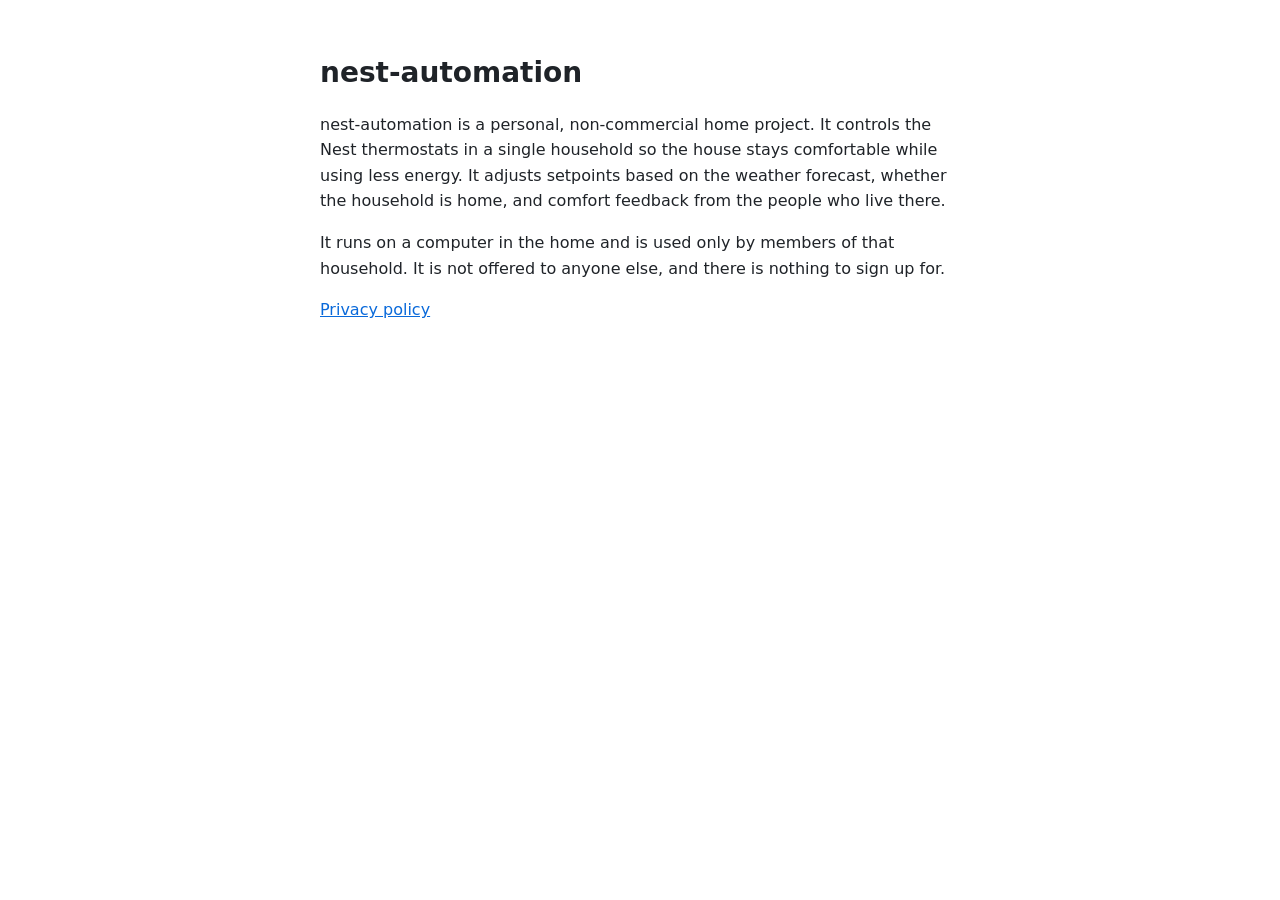
<file: index.html>
<!doctype html>
<html lang="en">
<head>
  <meta charset="utf-8">
  <meta name="viewport" content="width=device-width, initial-scale=1">
  <title>nest-automation</title>
  <link rel="stylesheet" href="style.css">
</head>
<body>
  <main>
    <h1>nest-automation</h1>
    <p>
      nest-automation is a personal, non-commercial home project. It controls the Nest
      thermostats in a single household so the house stays comfortable while using less
      energy. It adjusts setpoints based on the weather forecast, whether the household is home,
      and comfort feedback from the people who live there.
    </p>
    <p>
      It runs on a computer in the home and is used only by members of that household. It is
      not offered to anyone else, and there is nothing to sign up for.
    </p>
    <p><a href="privacy.html">Privacy policy</a></p>
  </main>
</body>
</html>
</file>
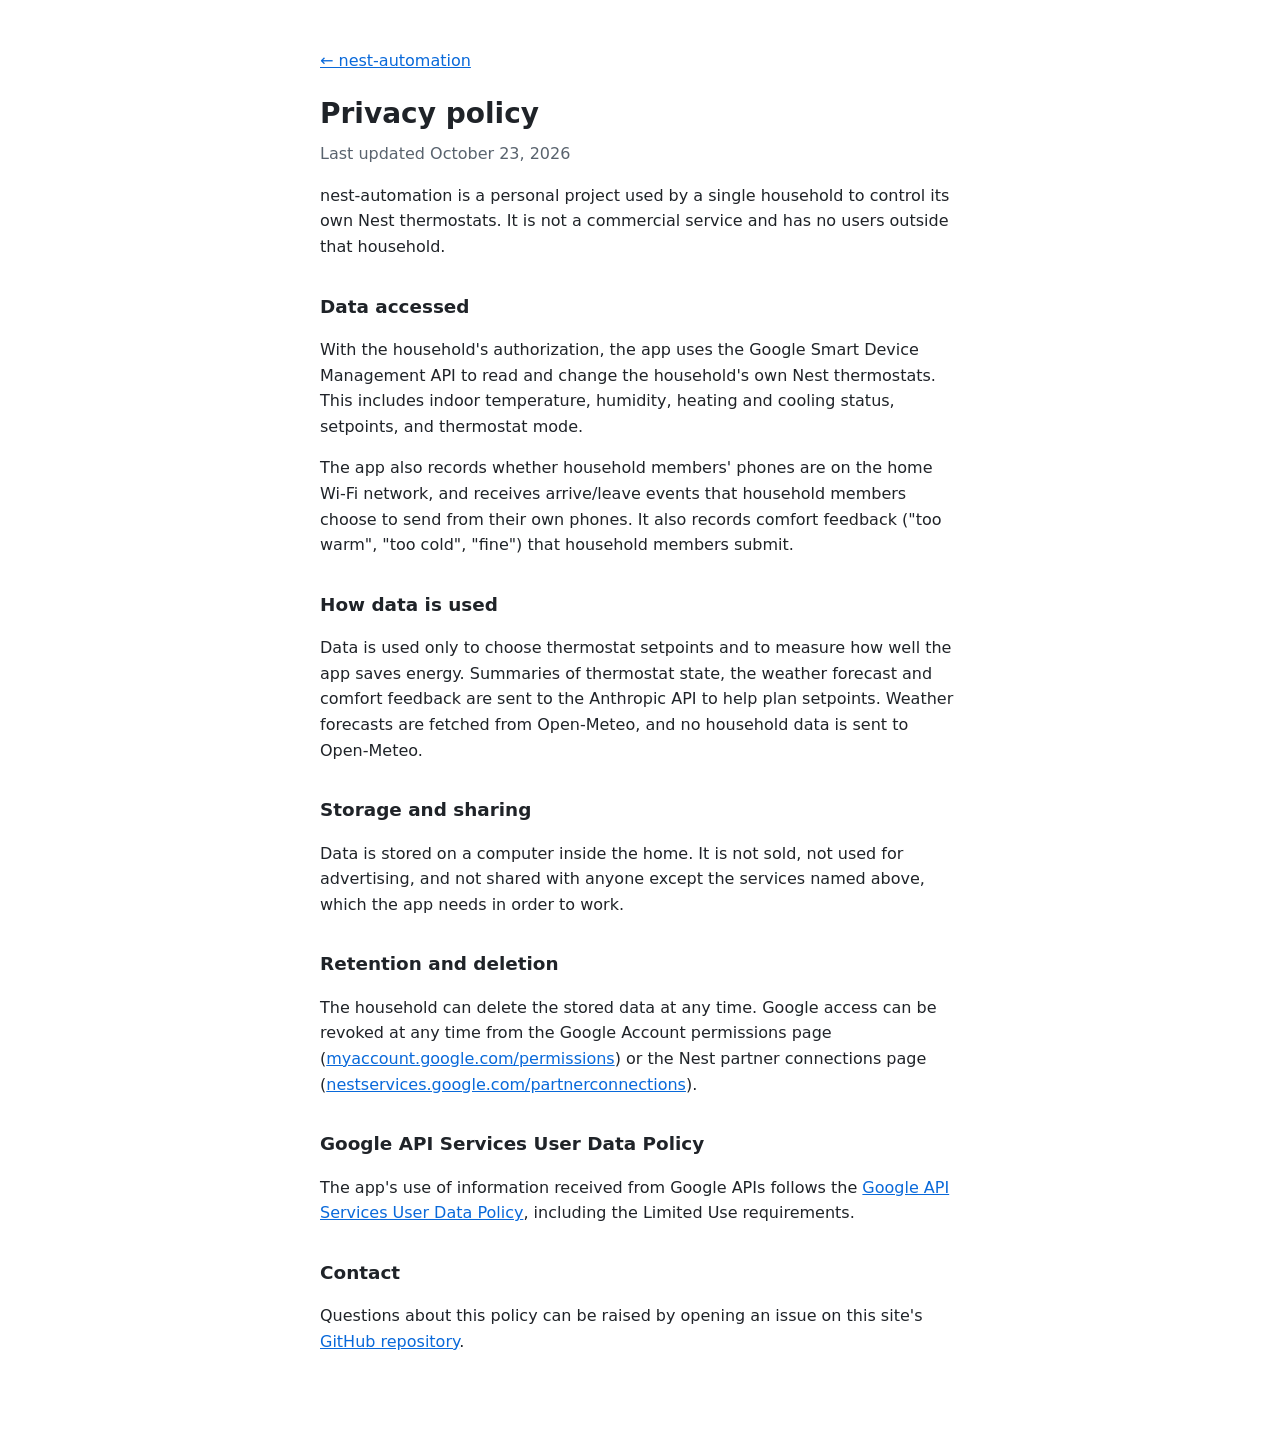
<file: privacy.html>
<!doctype html>
<html lang="en">
<head>
  <meta charset="utf-8">
  <meta name="viewport" content="width=device-width, initial-scale=1">
  <title>Privacy policy · nest-automation</title>
  <link rel="stylesheet" href="style.css">
</head>
<body>
  <main>
    <p><a href="./">← nest-automation</a></p>
    <h1>Privacy policy</h1>
    <p class="meta">Last updated October 23, 2026</p>

    <p>
      nest-automation is a personal project used by a single household to control its own Nest
      thermostats. It is not a commercial service and has no users outside that household.
    </p>

    <h2>Data accessed</h2>
    <p>
      With the household's authorization, the app uses the Google Smart Device Management API to
      read and change the household's own Nest thermostats. This includes indoor temperature,
      humidity, heating and cooling status, setpoints, and thermostat mode.
    </p>
    <p>
      The app also records whether household members' phones are on the home Wi-Fi network, and
      receives arrive/leave events that household members choose to send from their own phones.
      It also records comfort feedback ("too warm", "too cold", "fine") that household members
      submit.
    </p>

    <h2>How data is used</h2>
    <p>
      Data is used only to choose thermostat setpoints and to measure how well the app saves
      energy. Summaries of thermostat state, the weather forecast and comfort feedback are sent to
      the Anthropic API to help plan setpoints. Weather forecasts are fetched from Open-Meteo,
      and no household data is sent to Open-Meteo.
    </p>

    <h2>Storage and sharing</h2>
    <p>
      Data is stored on a computer inside the home. It is not sold, not used for advertising, and
      not shared with anyone except the services named above, which the app needs in order to
      work.
    </p>

    <h2>Retention and deletion</h2>
    <p>
      The household can delete the stored data at any time. Google access can be revoked at any
      time from the Google Account permissions page
      (<a href="https://myaccount.google.com/permissions">myaccount.google.com/permissions</a>)
      or the Nest partner connections page
      (<a href="https://nestservices.google.com/partnerconnections">nestservices.google.com/partnerconnections</a>).
    </p>

    <h2>Google API Services User Data Policy</h2>
    <p>
      The app's use of information received from Google APIs follows the
      <a href="https://developers.google.com/terms/api-services-user-data-policy">Google API
      Services User Data Policy</a>, including the Limited Use requirements.
    </p>

    <h2>Contact</h2>
    <p>
      Questions about this policy can be raised by opening an issue on this site's
      <a href="https://github.com/DasAmpharos/nest-automation-site/issues">GitHub repository</a>.
    </p>
  </main>
</body>
</html>
</file>
<file: style.css>
:root {
  --bg: #ffffff;
  --fg: #1f2328;
  --muted: #59636e;
  --link: #0969da;
  color-scheme: light dark;
}

@media (prefers-color-scheme: dark) {
  :root {
    --bg: #0d1117;
    --fg: #e6edf3;
    --muted: #9198a1;
    --link: #4493f8;
  }
}

body {
  margin: 0;
  background: var(--bg);
  color: var(--fg);
  font: 16px/1.6 system-ui, -apple-system, "Segoe UI", sans-serif;
}

main {
  max-width: 40rem;
  margin: 0 auto;
  padding: 2rem 1rem 4rem;
}

h1 { font-size: 1.75rem; margin-bottom: 0.25rem; }
h2 { font-size: 1.15rem; margin-top: 2rem; }
a { color: var(--link); }
.meta { color: var(--muted); margin-top: 0; }
</file>
